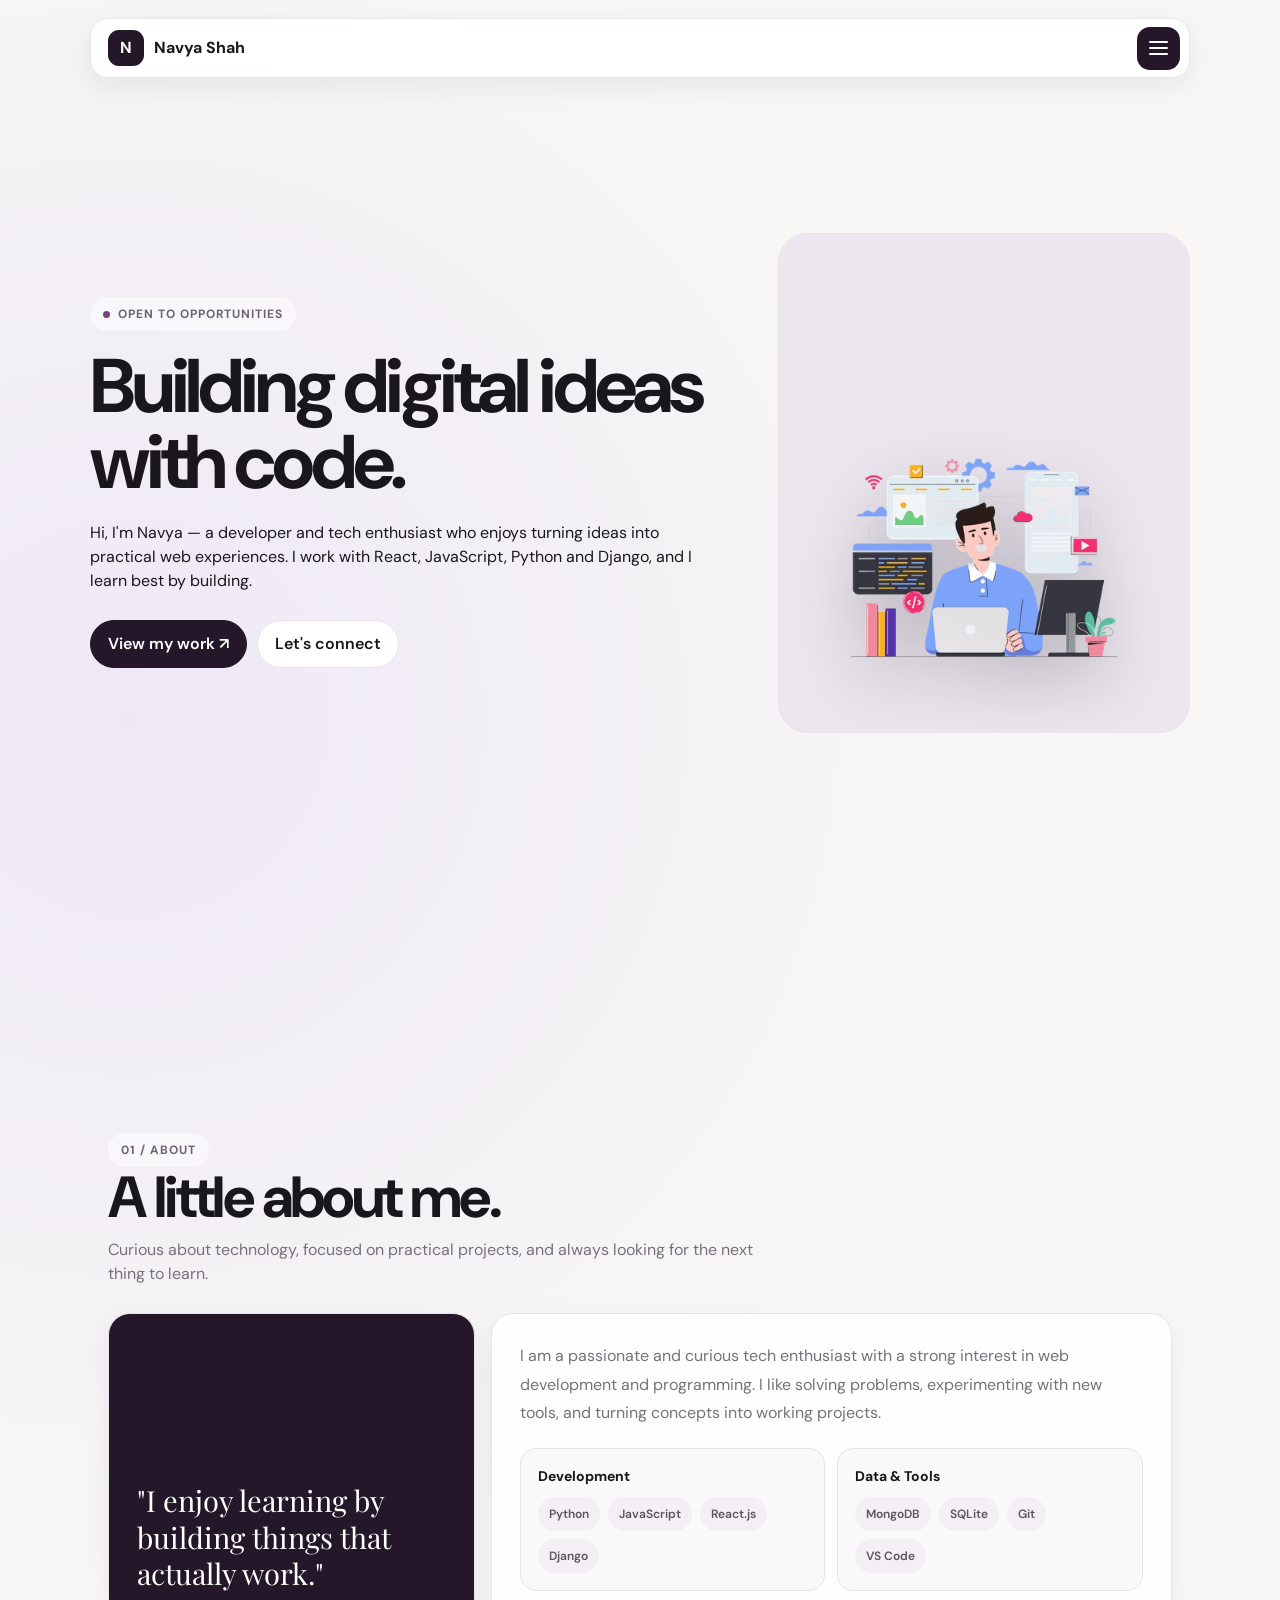
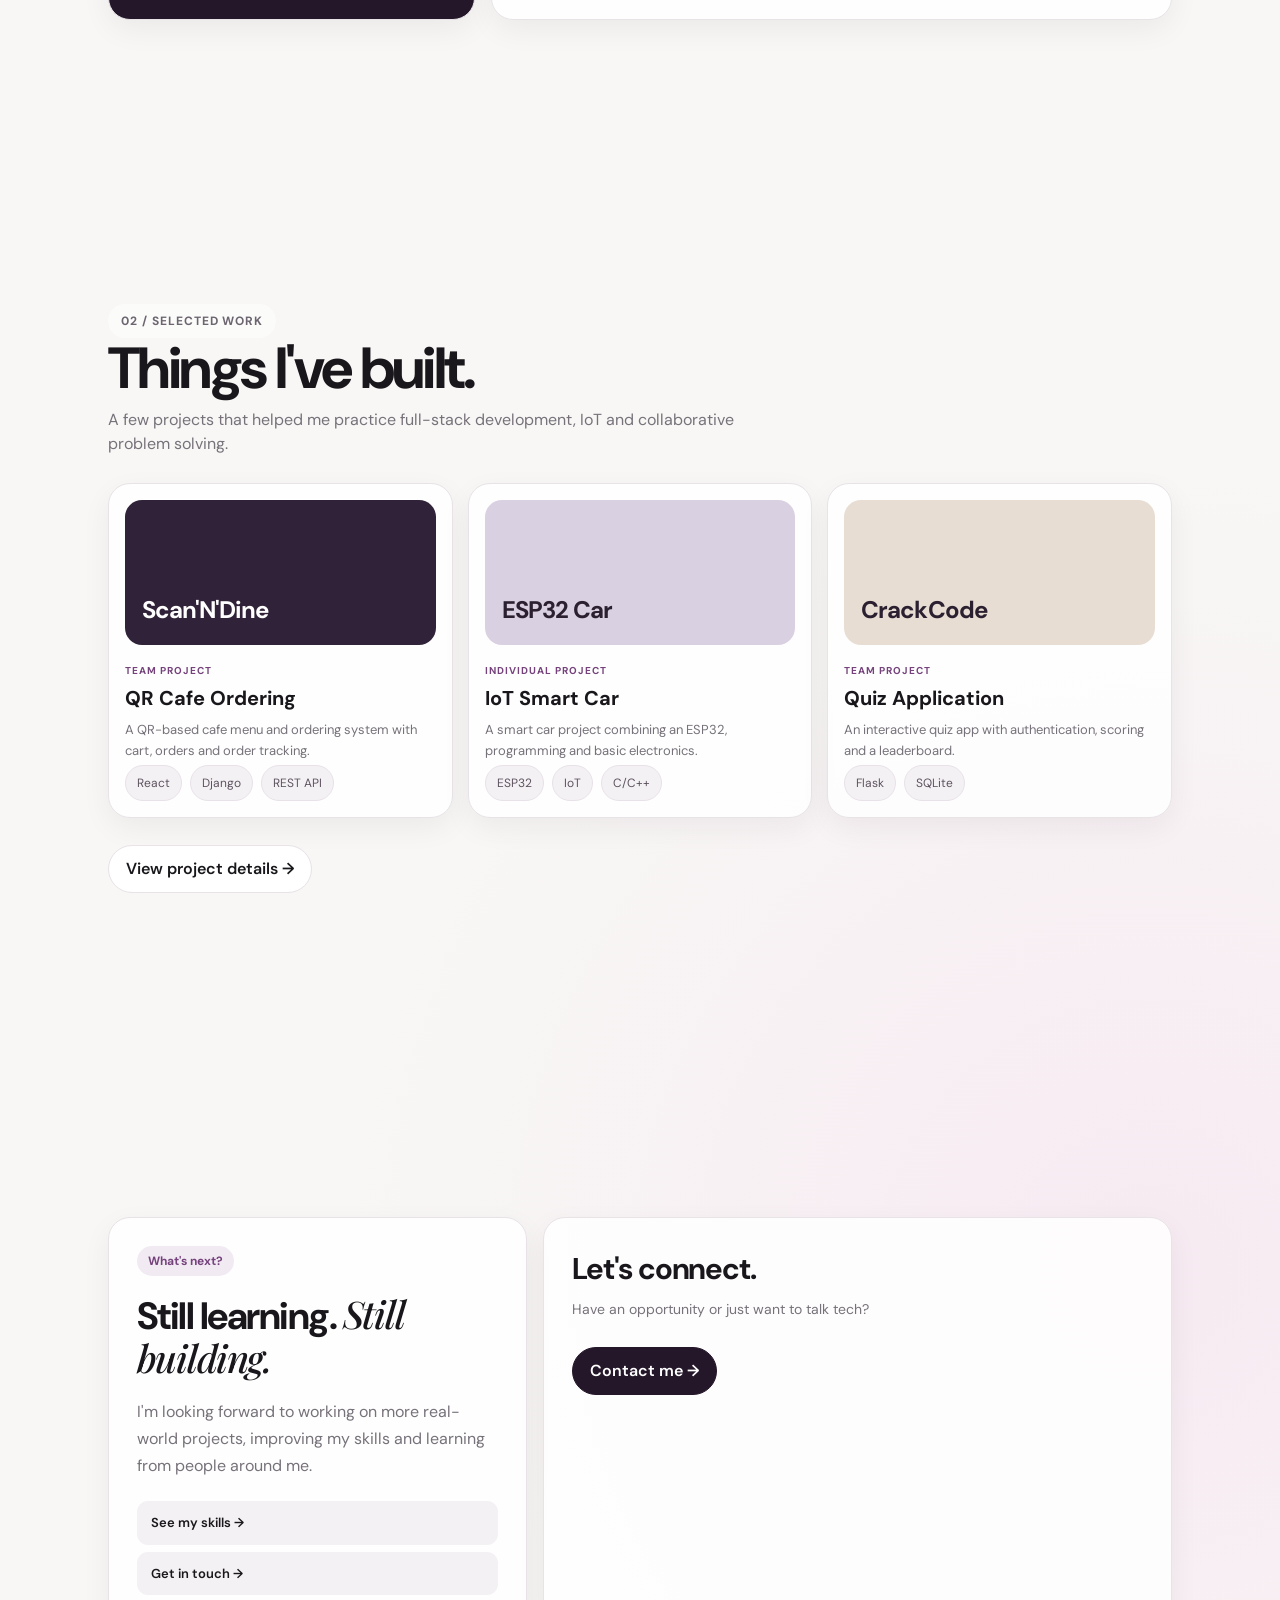
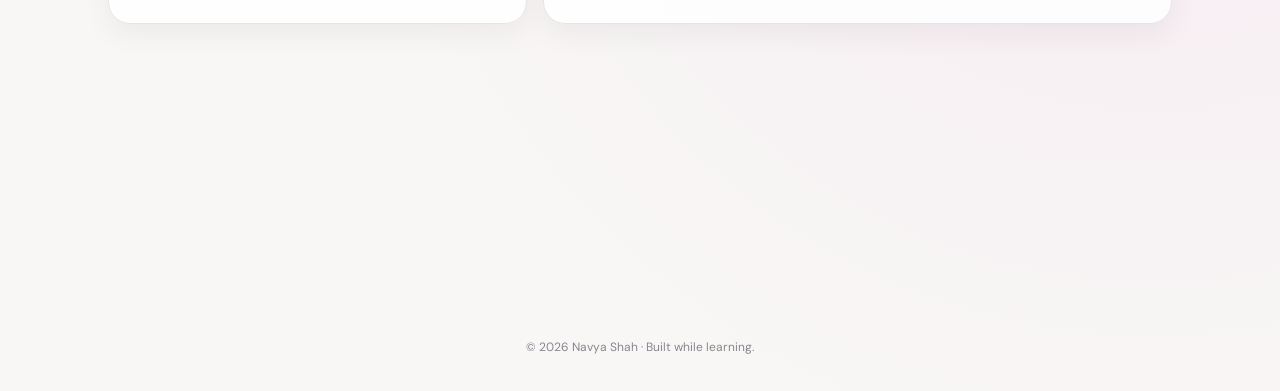
<file: index.html>
<!doctype html>
<html lang="en">

<head>
    <meta charset="UTF-8">
    <meta name="viewport" content="width=device-width,initial-scale=1.0">
    <title>Navya Shah | Developer</title>
    <link rel="stylesheet" href="style.css">
</head>

<body>
    <header class="topbar"><a class="brand" href="index.html"><span class="brand-mark">N</span><span>Navya
                Shah</span></a><button class="menu-btn" id="menuBtn" aria-label="Open navigation"><span
                class="menu-lines"></span></button></header>
    <div class="drawer-backdrop" id="backdrop"></div>
    <aside class="drawer" id="drawer">
        <div class="drawer-head"><strong>Menu</strong><button class="close-btn" id="closeBtn">×</button></div>
        <nav><a href="index.html">Home <span>→</span></a><a href="intro.html">About & Skills <span>→</span></a><a
                href="projects.html">Projects <span>→</span></a><a href="contact.html">Contact <span>→</span></a></nav>
        <div class="drawer-note">Built as a personal portfolio while learning web development.</div>
    </aside>
    <main>
       <section class="section reveal">
  <div class="hero-grid">
    <div>
      <span class="eyebrow"><span class="dot"></span> Open to opportunities</span>
      <h1>Building digital ideas with <span class="display-italic">code.</span></h1>
      <p class="hero-copy">Hi, I'm Navya — a developer and tech enthusiast who enjoys turning ideas into practical web experiences. I work with React, JavaScript, Python and Django, and I learn best by building.</p>
      <div class="actions">
        <a class="btn primary" href="projects.html">View my work ↗</a>
        <a class="btn" href="contact.html">Let's connect</a>
      </div>
    </div>
    <div class="hero-card">
      <div class="portrait"><img src="Navya.png" alt="Navya"></div>
    </div>
  </div>
</section>
        <section class="section">
            <section class="section reveal">
  <div class="section-head">
    <div><span class="eyebrow">01 / About</span><h2 class="section-title">A little <span class="display-italic">about me.</span></h2></div>
    <p class="section-sub">Curious about technology, focused on practical projects, and always looking for the next thing to learn.</p>
  </div>
  <div class="about-grid">
    <div class="card quote"><p>"I enjoy learning by building things that actually work."</p></div>
    <div class="card about-card">
      <p>I am a passionate and curious tech enthusiast with a strong interest in web development and programming. I like solving problems, experimenting with new tools, and turning concepts into working projects.</p>
      <div class="skill-grid">
        <div class="skill-group"><h3>Development</h3><div class="chips"><span class="chip">Python</span><span class="chip">JavaScript</span><span class="chip">React.js</span><span class="chip">Django</span></div></div>
        <div class="skill-group"><h3>Data & Tools</h3><div class="chips"><span class="chip">MongoDB</span><span class="chip">SQLite</span><span class="chip">Git</span><span class="chip">VS Code</span></div></div>
      </div>
    </div>
  </div>
</section>
        <section class="section">
            <div class="section-head">
    <div><span class="eyebrow">02 / Selected work</span><h2 class="section-title">Things I've <span class="display-italic">built.</span></h2></div>
    <p class="section-sub">A few projects that helped me practice full-stack development, IoT and collaborative problem solving.</p>
  </div>
            <div class="projects">
                <article class="card project">
                    <div class="project-image"><strong>Scan'N'Dine</strong></div><span class="tag">TEAM PROJECT</span>
                    <h3>QR Cafe Ordering</h3>
                    <p>A QR-based cafe menu and ordering system with cart, orders and order tracking.</p>
                    <div class="skills"><span class="skill">React</span><span class="skill">Django</span><span
                            class="skill">REST API</span></div>
                </article>
                <article class="card project">
                    <div class="project-image p2"><strong>ESP32 Car</strong></div><span class="tag">INDIVIDUAL
                        PROJECT</span>
                    <h3>IoT Smart Car</h3>
                    <p>A smart car project combining an ESP32, programming and basic electronics.</p>
                    <div class="skills"><span class="skill">ESP32</span><span class="skill">IoT</span><span
                            class="skill">C/C++</span></div>
                </article>
                <article class="card project">
                    <div class="project-image p3"><strong>CrackCode</strong></div><span class="tag">TEAM PROJECT</span>
                    <h3>Quiz Application</h3>
                    <p>An interactive quiz app with authentication, scoring and a leaderboard.</p>
                    <div class="skills"><span class="skill">Flask</span><span class="skill">SQLite</span></div>
                </article>
            </div>
            <div class="actions"><a class="btn" href="projects.html">View project details →</a></div>
        </section>
        <section class="section">
            <div class="contact-grid">
                <div class="card contact-copy"><span class="kicker">What's next?</span>
                    <h2>Still learning. <span class="italic">Still building.</span></h2>
                    <p>I'm looking forward to working on more real-world projects, improving my skills and learning from
                        people around me.</p>
                    <div class="contact-links"><a href="intro.html">See my skills →</a><a href="contact.html">Get in
                            touch →</a></div>
                </div>
                <div class="card form-card">
                    <h2 style="font-size:30px;letter-spacing:-.04em;margin-bottom:8px">Let's connect.</h2>
                    <p style="color:var(--muted);font-size:14px">Have an opportunity or just want to talk tech?</p>
                    <div class="actions"><a class="btn primary" href="contact.html">Contact me →</a></div>
                </div>
            </div>
        </section>
    </main>
    <footer class="footer">© 2026 Navya Shah · Built while learning.</footer>
    <script>const b = document.getElementById("menuBtn"), d = document.getElementById("drawer"), x = document.getElementById("backdrop"), c = document.getElementById("closeBtn"); function m(o) { d.classList.toggle("open", o); x.classList.toggle("open", o) } b.onclick = () => m(!d.classList.contains("open")); c.onclick = () => m(false); x.onclick = () => m(false); document.querySelectorAll(".drawer a").forEach(a => a.onclick = () => m(false)); document.addEventListener("keydown", e => { if (e.key === "Escape") m(false) });</script>
</body>

</html>
</file>
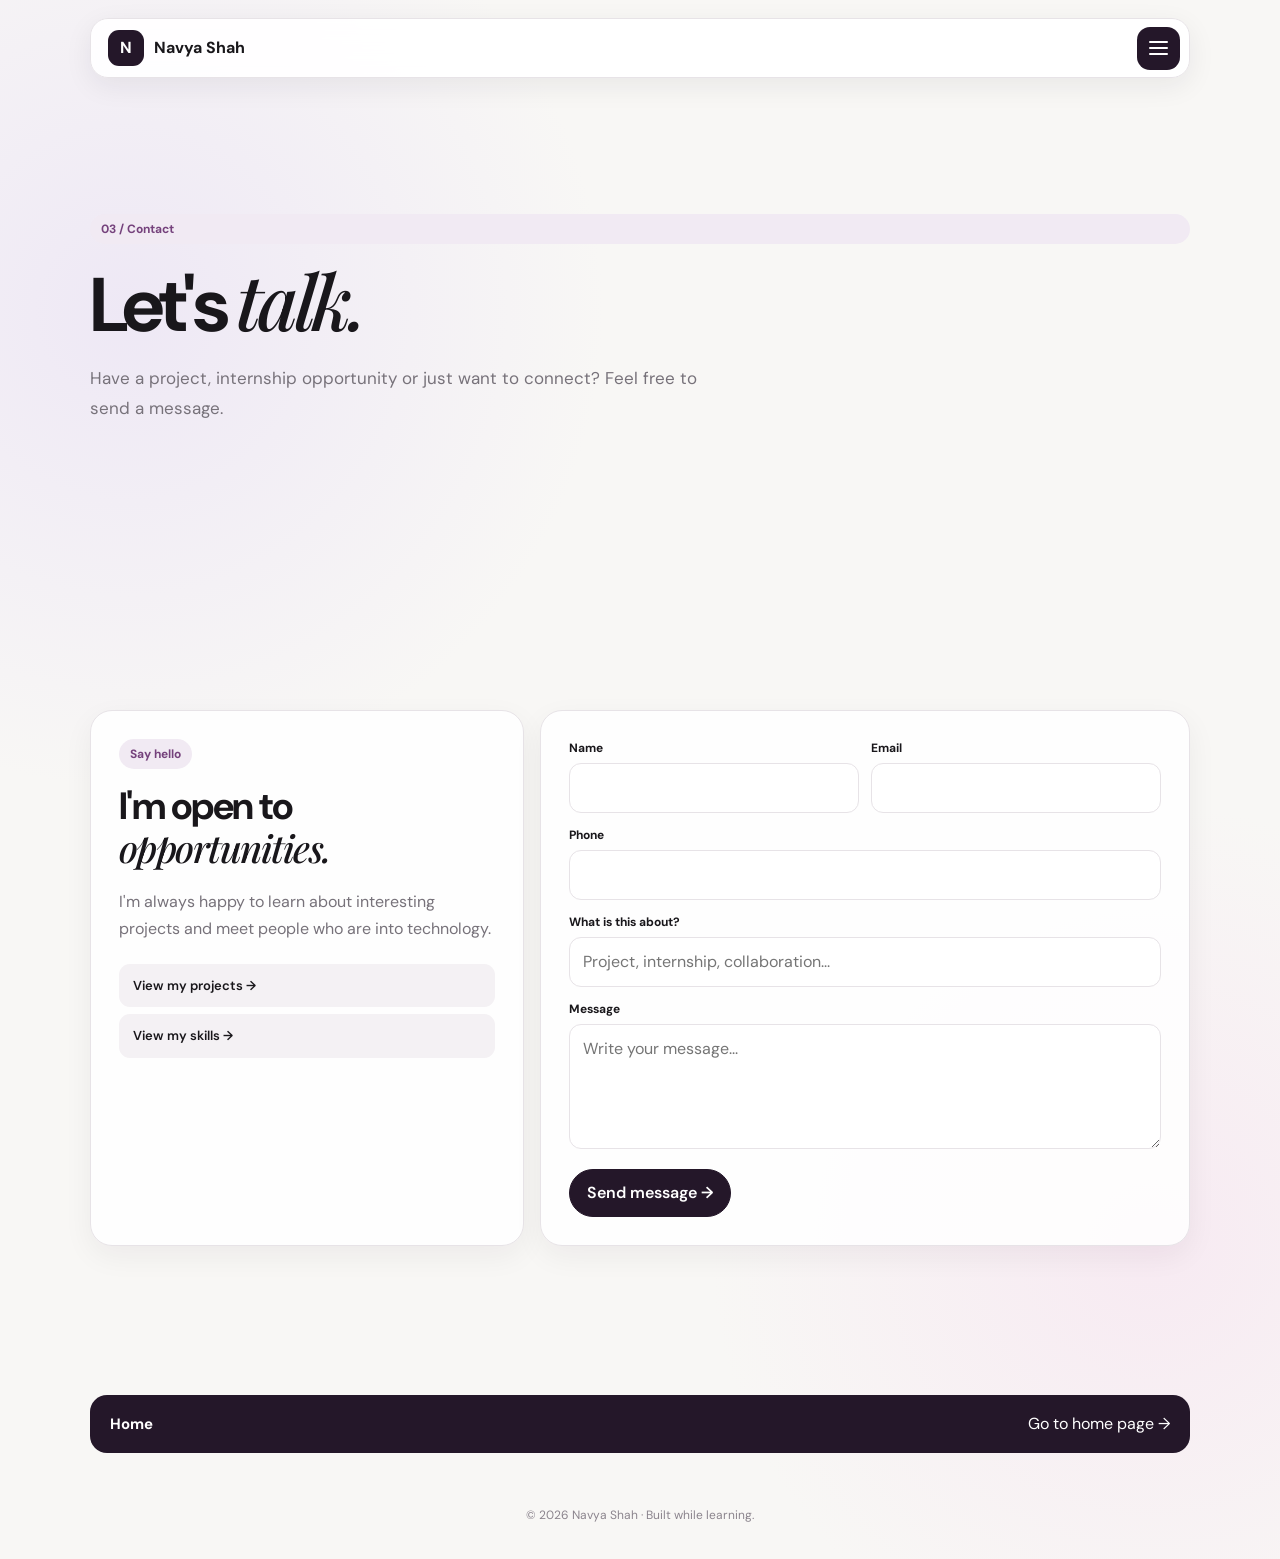
<file: contact.html>
<!doctype html>
<html lang="en">

<head>
    <meta charset="UTF-8">
    <meta name="viewport" content="width=device-width,initial-scale=1.0">
    <title>Contact | Navya Shah</title>
    <link rel="stylesheet" href="style.css">
</head>

<body>
    <header class="topbar"><a class="brand" href="index.html"><span class="brand-mark">N</span><span>Navya
                Shah</span></a><button class="menu-btn" id="menuBtn" aria-label="Open navigation"><span
                class="menu-lines"></span></button></header>
    <div class="drawer-backdrop" id="backdrop"></div>
    <aside class="drawer" id="drawer">
        <div class="drawer-head"><strong>Menu</strong><button class="close-btn" id="closeBtn">×</button></div>
        <nav><a href="index.html">Home <span>→</span></a><a href="intro.html">About & Skills <span>→</span></a><a
                href="projects.html">Projects <span>→</span></a><a href="contact.html">Contact <span>→</span></a></nav>
        <div class="drawer-note">Built as a personal portfolio while learning web development.</div>
    </aside>
    <main>
        <section class="section page-hero"><span class="kicker">03 / Contact</span>
            <h1>Let's <span class="italic">talk.</span></h1>
            <p class="page-intro">Have a project, internship opportunity or just want to connect? Feel free to send a
                message.</p>
        </section>
        <section class="section">
            <div class="contact-grid">
                <div class="card contact-copy"><span class="kicker">Say hello</span>
                    <h2>I'm open to <span class="italic">opportunities.</span></h2>
                    <p>I'm always happy to learn about interesting projects and meet people who are into technology.</p>
                    <div class="contact-links"><a href="projects.html">View my projects →</a><a href="intro.html">View
                            my skills →</a></div>
                </div>
                <div class="card form-card">
                    <form action="https://formspree.io/f/mppalklg" method="POST">
                        <div class="form-row">
                            <div class="field"><label>Name</label><input name="name" required></div>
                            <div class="field"><label>Email</label><input name="email" type="email" required></div>
                        </div>
                        <div class="field"><label>Phone</label><input name="phone" type="tel"></div>
                        <div class="field"><label>What is this about?</label><input name="enquiry"
                                placeholder="Project, internship, collaboration..."></div>
                        <div class="field"><label>Message</label><textarea name="message"
                                placeholder="Write your message..."></textarea></div><button class="btn primary"
                            type="submit">Send message →</button>
                    </form>
                </div>
            </div>
        </section>
    </main>
    <a href="index.html" class="next">
    <div>
        <strong>Home</strong>
    </div>
    <span>Go to home page →</span>
</a>
    <footer class="footer">© 2026 Navya Shah · Built while learning.</footer>
    <script>const b = document.getElementById("menuBtn"), d = document.getElementById("drawer"), x = document.getElementById("backdrop"), c = document.getElementById("closeBtn"); function m(o) { d.classList.toggle("open", o); x.classList.toggle("open", o) } b.onclick = () => m(!d.classList.contains("open")); c.onclick = () => m(false); x.onclick = () => m(false); document.querySelectorAll(".drawer a").forEach(a => a.onclick = () => m(false)); document.addEventListener("keydown", e => { if (e.key === "Escape") m(false) });</script>
</body>

</html>
</file>
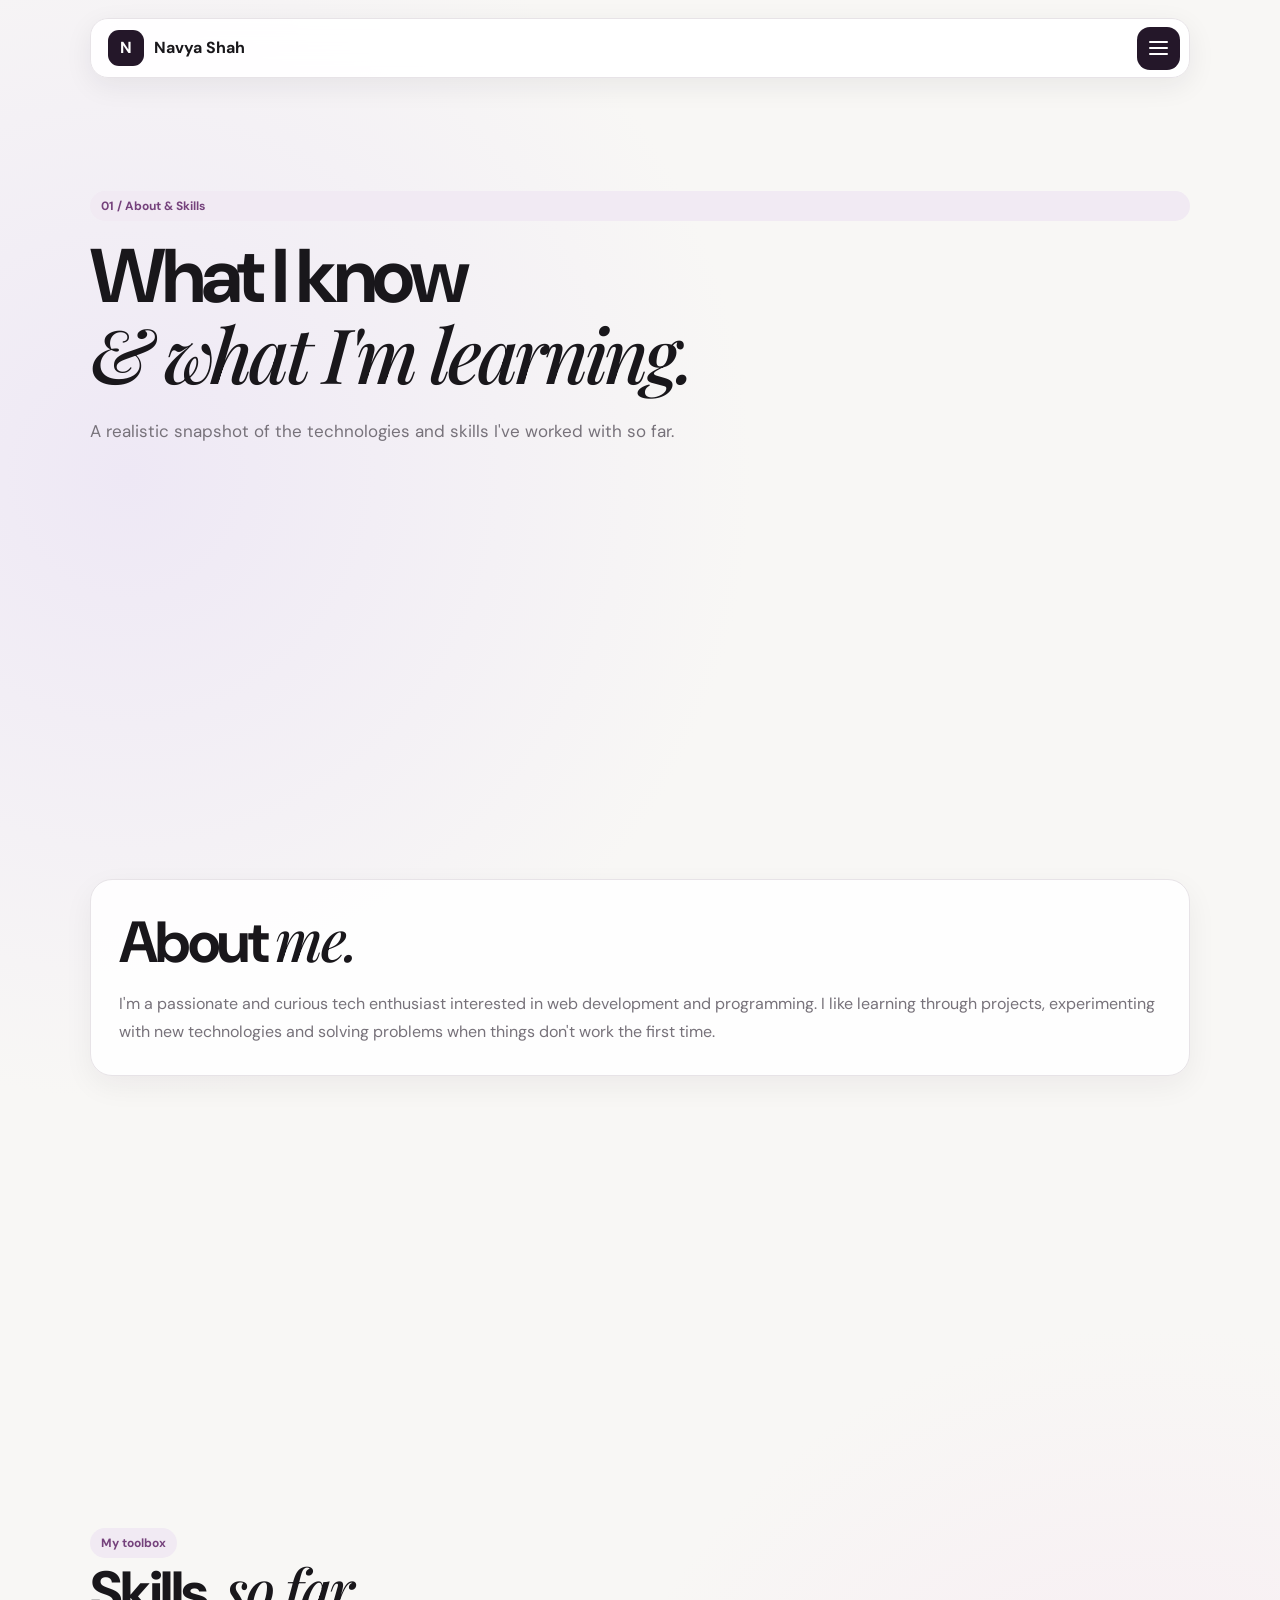
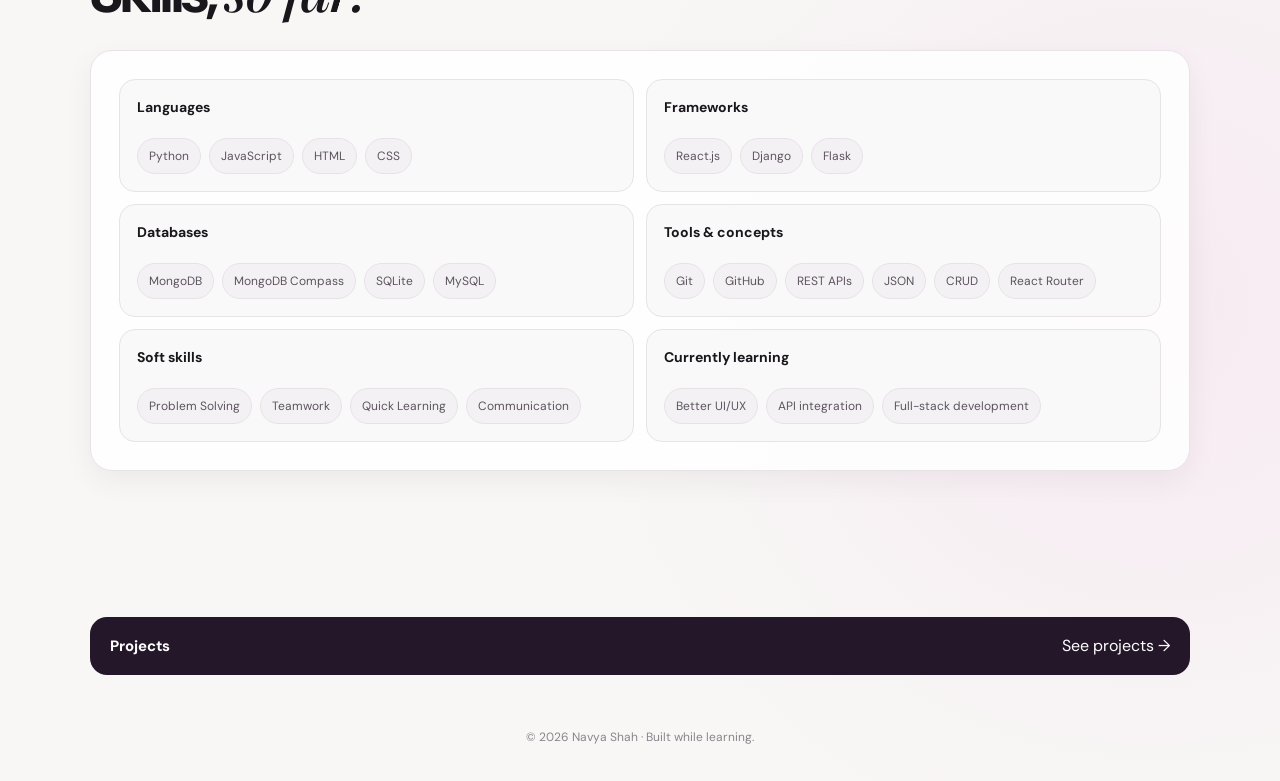
<file: intro.html>
<!doctype html>
<html lang="en">

<head>
    <meta charset="UTF-8">
    <meta name="viewport" content="width=device-width,initial-scale=1.0">
    <title>About & Skills | Navya Shah</title>
    <link rel="stylesheet" href="style.css">
</head>

<body>
    <header class="topbar"><a class="brand" href="index.html"><span class="brand-mark">N</span><span>Navya
                Shah</span></a><button class="menu-btn" id="menuBtn" aria-label="Open navigation"><span
                class="menu-lines"></span></button></header>
    <div class="drawer-backdrop" id="backdrop"></div>
    <aside class="drawer" id="drawer">
        <div class="drawer-head"><strong>Menu</strong><button class="close-btn" id="closeBtn">×</button></div>
        <nav><a href="index.html">Home <span>→</span></a><a href="intro.html">About & Skills <span>→</span></a><a
                href="projects.html">Projects <span>→</span></a><a href="contact.html">Contact <span>→</span></a></nav>
        <div class="drawer-note">Built as a personal portfolio while learning web development.</div>
    </aside>
    <main>
        <section class="section page-hero"><span class="kicker">01 / About & Skills</span>
            <h1>What I know<br><span class="italic">& what I'm learning.</span></h1>
            <p class="page-intro">A realistic snapshot of the technologies and skills I've worked with so far.</p>
        </section>
        <section class="section">
            <div class="card about-card">
                <h2 class="section-title">About <span class="italic">me.</span></h2>
                <p style="margin-top:17px">I'm a passionate and curious tech enthusiast interested in web development
                    and programming. I like learning through projects, experimenting with new technologies and solving
                    problems when things don't work the first time.</p>
            </div>
        </section>
        <section class="section">
            <div class="section-head"><span class="kicker">My toolbox</span>
                <h2 class="section-title">Skills, <span class="italic">so far.</span></h2>
            </div>
            <div class="card about-card">
                <div class="skill-grid" style="margin-top:0">
                    <div class="skill-group">
                        <h3>Languages</h3>
                        <div class="skills"><span class="skill">Python</span><span class="skill">JavaScript</span><span
                                class="skill">HTML</span><span class="skill">CSS</span></div>
                    </div>
                    <div class="skill-group">
                        <h3>Frameworks</h3>
                        <div class="skills"><span class="skill">React.js</span><span class="skill">Django</span><span
                                class="skill">Flask</span></div>
                    </div>
                    <div class="skill-group">
                        <h3>Databases</h3>
                        <div class="skills"><span class="skill">MongoDB</span><span class="skill">MongoDB
                                Compass</span><span class="skill">SQLite</span><span class="skill">MySQL</span></div>
                    </div>
                    <div class="skill-group">
                        <h3>Tools & concepts</h3>
                        <div class="skills"><span class="skill">Git</span><span class="skill">GitHub</span><span
                                class="skill">REST APIs</span><span class="skill">JSON</span><span
                                class="skill">CRUD</span><span class="skill">React Router</span></div>
                    </div>
                    <div class="skill-group">
                        <h3>Soft skills</h3>
                        <div class="skills"><span class="skill">Problem Solving</span><span
                                class="skill">Teamwork</span><span class="skill">Quick Learning</span><span
                                class="skill">Communication</span></div>
                    </div>
                    <div class="skill-group">
                        <h3>Currently learning</h3>
                        <div class="skills"><span class="skill">Better UI/UX</span><span class="skill">API
                                integration</span><span class="skill">Full-stack development</span></div>
                    </div>
                </div>
            </div>
        </section>
    </main>
    <a href="projects.html" class="next">
    <div>
        <strong>Projects</strong>
    </div>
    <span>See projects →</span>
</a>
    <footer class="footer">© 2026 Navya Shah · Built while learning.</footer>
    <script>const b = document.getElementById("menuBtn"), d = document.getElementById("drawer"), x = document.getElementById("backdrop"), c = document.getElementById("closeBtn"); function m(o) { d.classList.toggle("open", o); x.classList.toggle("open", o) } b.onclick = () => m(!d.classList.contains("open")); c.onclick = () => m(false); x.onclick = () => m(false); document.querySelectorAll(".drawer a").forEach(a => a.onclick = () => m(false)); document.addEventListener("keydown", e => { if (e.key === "Escape") m(false) });</script>
</body>

</html>
</file>
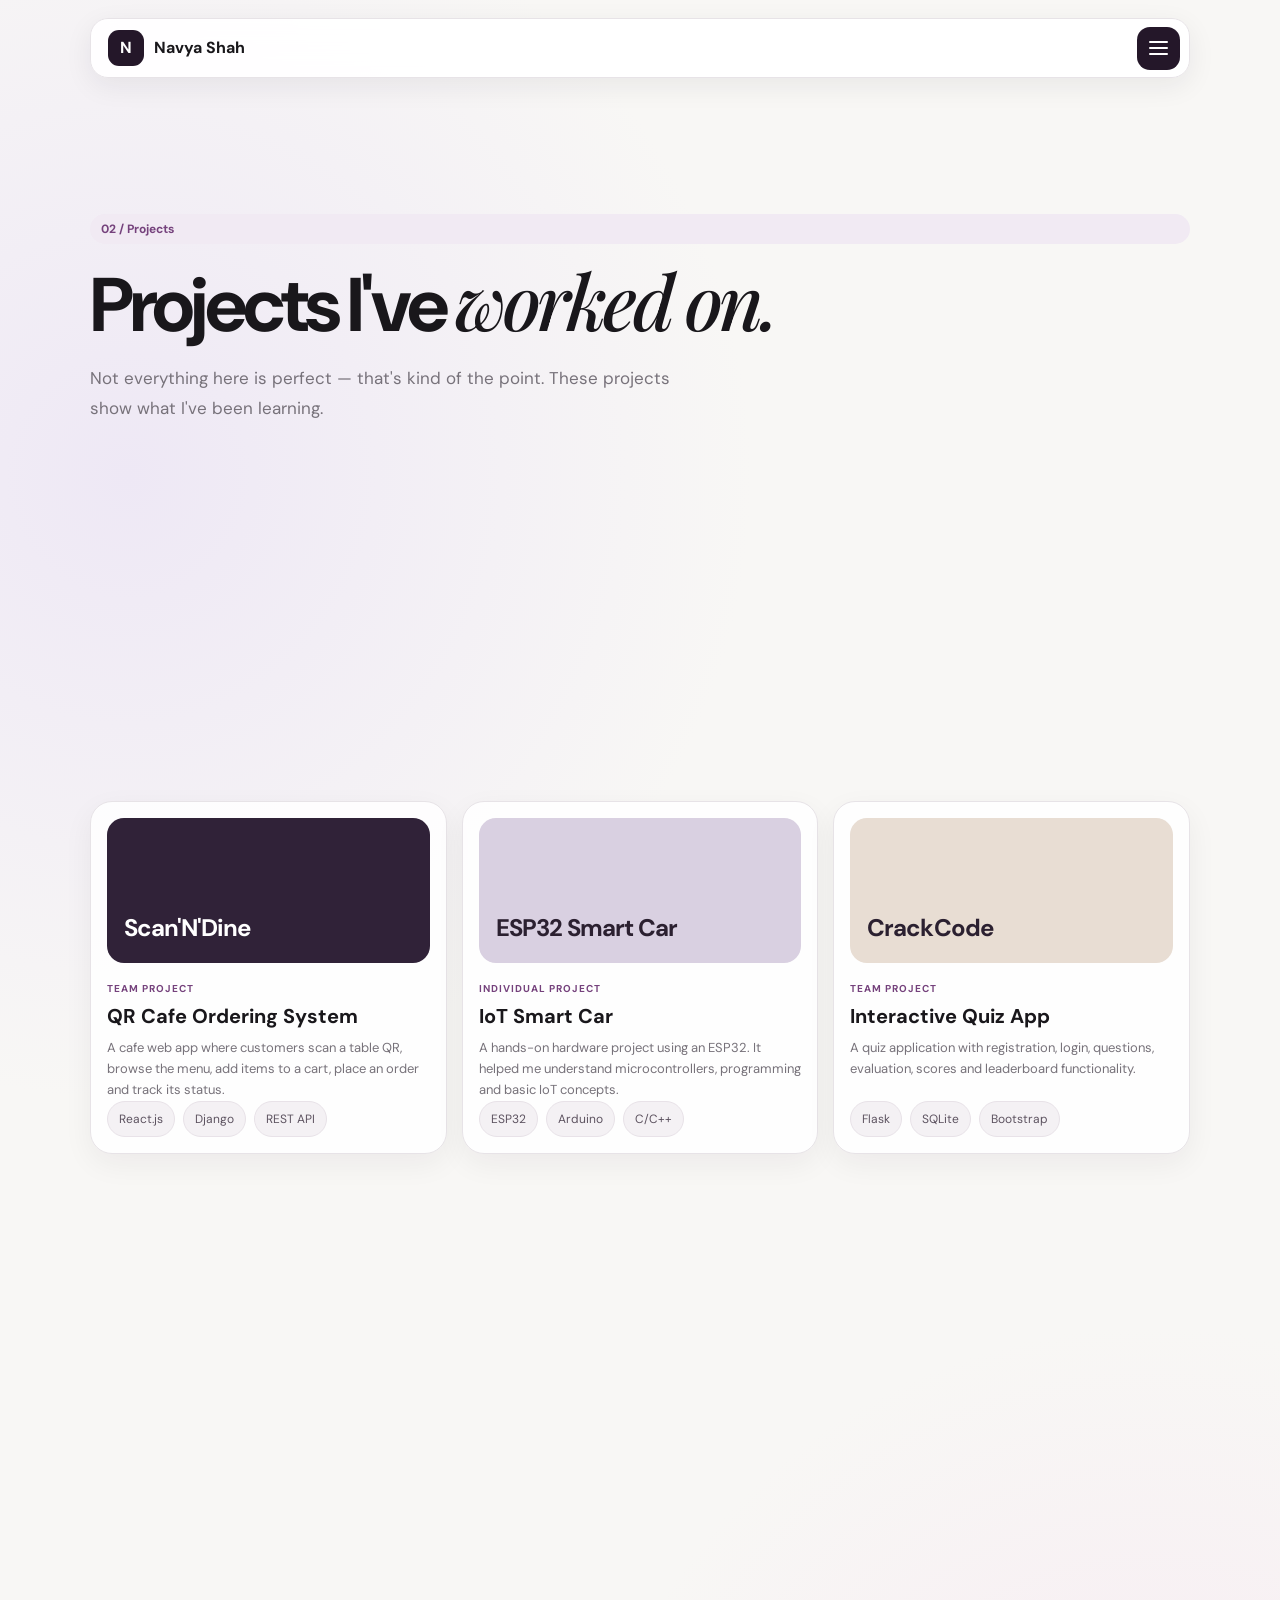
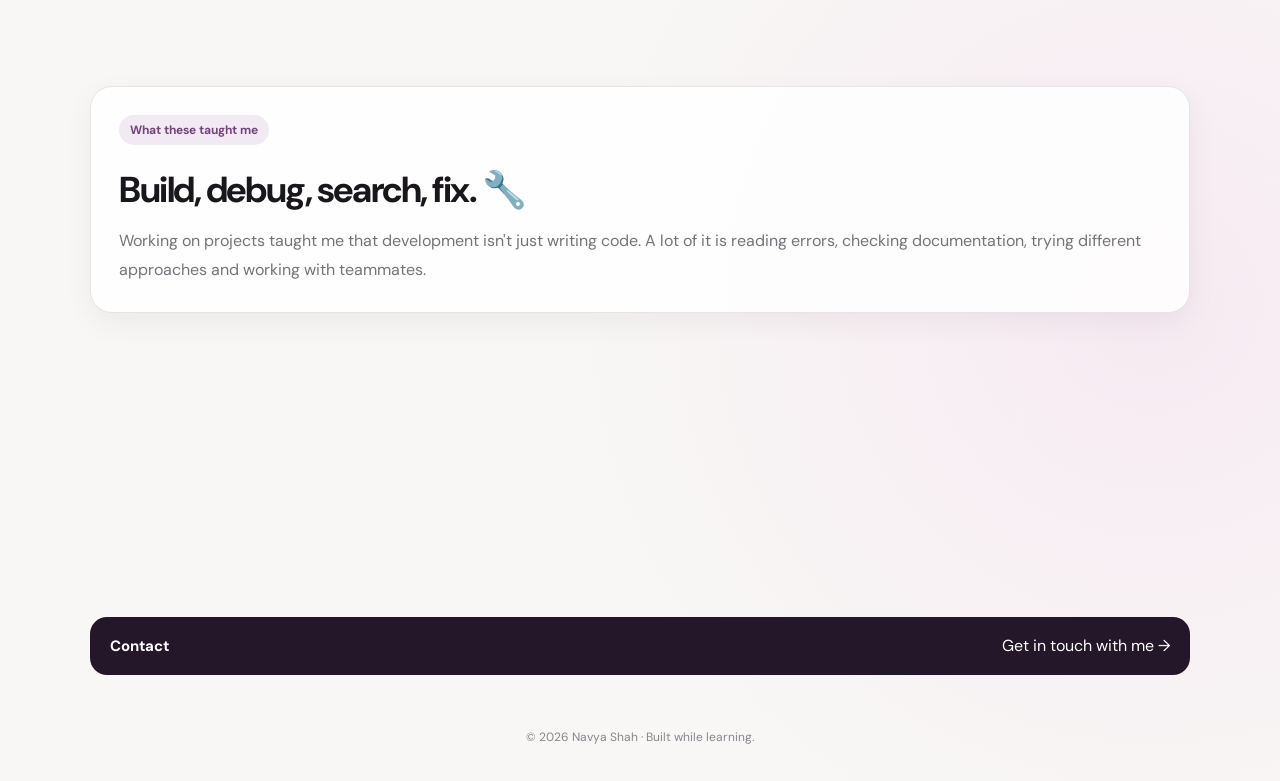
<file: projects.html>
<!doctype html>
<html lang="en">

<head>
    <meta charset="UTF-8">
    <meta name="viewport" content="width=device-width,initial-scale=1.0">
    <title>Projects | Navya Shah</title>
    <link rel="stylesheet" href="style.css">
</head>

<body>
    <header class="topbar"><a class="brand" href="index.html"><span class="brand-mark">N</span><span>Navya
                Shah</span></a><button class="menu-btn" id="menuBtn" aria-label="Open navigation"><span
                class="menu-lines"></span></button></header>
    <div class="drawer-backdrop" id="backdrop"></div>
    <aside class="drawer" id="drawer">
        <div class="drawer-head"><strong>Menu</strong><button class="close-btn" id="closeBtn">×</button></div>
        <nav><a href="index.html">Home <span>→</span></a><a href="intro.html">About & Skills <span>→</span></a><a
                href="projects.html">Projects <span>→</span></a><a href="contact.html">Contact <span>→</span></a></nav>
        <div class="drawer-note">Built as a personal portfolio while learning web development.</div>
    </aside>
    <main>
        <section class="section page-hero"><span class="kicker">02 / Projects</span>
            <h1>Projects I've <span class="italic">worked on.</span></h1>
            <p class="page-intro">Not everything here is perfect — that's kind of the point. These projects show what
                I've been learning.</p>
        </section>
        <section class="section">
            <div class="projects">
                <article class="card project">
                    <div class="project-image"><strong>Scan'N'Dine</strong></div><span class="tag">TEAM PROJECT</span>
                    <h3>QR Cafe Ordering System</h3>
                    <p>A cafe web app where customers scan a table QR, browse the menu, add items to a cart, place an
                        order and track its status.</p>
                    <div class="skills"><span class="skill">React.js</span><span class="skill">Django</span><span
                            class="skill">REST API</span></div>
                </article>
                <article class="card project">
                    <div class="project-image p2"><strong>ESP32 Smart Car</strong></div><span class="tag">INDIVIDUAL
                        PROJECT</span>
                    <h3>IoT Smart Car</h3>
                    <p>A hands-on hardware project using an ESP32. It helped me understand microcontrollers, programming
                        and basic IoT concepts.</p>
                    <div class="skills"><span class="skill">ESP32</span><span class="skill">Arduino</span><span
                            class="skill">C/C++</span></div>
                </article>
                <article class="card project">
                    <div class="project-image p3"><strong>CrackCode</strong></div><span class="tag">TEAM PROJECT</span>
                    <h3>Interactive Quiz App</h3>
                    <p>A quiz application with registration, login, questions, evaluation, scores and leaderboard
                        functionality.</p>
                    <div class="skills"><span class="skill">Flask</span><span class="skill">SQLite</span><span
                            class="skill">Bootstrap</span></div>
                </article>
            </div>
        </section>
        <section class="section">
            <div class="card about-card"><span class="kicker">What these taught me</span>
                <h2 style="font-size:36px;letter-spacing:-.04em;margin:18px 0 10px">Build, debug, search, fix. 🔧</h2>
                <p>Working on projects taught me that development isn't just writing code. A lot of it is reading
                    errors, checking documentation, trying different approaches and working with teammates.</p>
            </div>
        </section>
    </main>
    <a href="contact.html" class="next">
    <div>
        <strong>Contact</strong>
    </div>
    <span>Get in touch with me →</span>
</a>
    <footer class="footer">© 2026 Navya Shah · Built while learning.</footer>
    <script>const b = document.getElementById("menuBtn"), d = document.getElementById("drawer"), x = document.getElementById("backdrop"), c = document.getElementById("closeBtn"); function m(o) { d.classList.toggle("open", o); x.classList.toggle("open", o) } b.onclick = () => m(!d.classList.contains("open")); c.onclick = () => m(false); x.onclick = () => m(false); document.querySelectorAll(".drawer a").forEach(a => a.onclick = () => m(false)); document.addEventListener("keydown", e => { if (e.key === "Escape") m(false) });</script>
</body>

</html>
</file>
<file: style.css>
@import url('https://fonts.googleapis.com/css2?family=DM+Sans:wght@400;500;600;700&family=Playfair+Display:ital,wght@500;600&display=swap');

:root {
    --bg: #f8f7f5;
    --card: #fff;
    --text: #19171b;
    --muted: #77727a;
    --border: #e7e3e7;
    --purple: #75427c;
    --dark: #241729;
    --soft: #f1eaf3;
    --max: 1100px
}

* {
    box-sizing: border-box;
    margin: 0;
    padding: 0
}

html {
    scroll-behavior: smooth
}

body {
    background: radial-gradient(circle at 10% 20%, #eee8f5, transparent 28%), radial-gradient(circle at 90% 80%, #f7eaf2, transparent 26%), var(--bg);
    color: var(--text);
    font-family: "DM Sans", Arial, sans-serif;
    line-height: 1.5
}

a {
    color: inherit;
    text-decoration: none
}

button,
input,
textarea {
    font: inherit
}

.topbar {
    position: fixed;
    z-index: 100;
    top: 18px;
    left: 50%;
    transform: translateX(-50%);
    width: min(calc(100% - 36px), var(--max));
    height: 60px;
    padding: 8px 9px 8px 17px;
    display: flex;
    align-items: center;
    justify-content: space-between;
    background: rgba(255, 255, 255, .92);
    border: 1px solid var(--border);
    border-radius: 18px;
    box-shadow: 0 8px 28px rgba(35, 25, 38, .07);
    backdrop-filter: blur(12px)
}

.brand {
    display: flex;
    align-items: center;
    gap: 10px;
    font-weight: 700
}

.brand-mark {
    width: 36px;
    height: 36px;
    border-radius: 11px;
    display: grid;
    place-items: center;
    color: #fff;
    background: var(--dark)
}

.menu-btn {
    width: 43px;
    height: 43px;
    border: 0;
    border-radius: 13px;
    background: var(--dark);
    cursor: pointer;
    display: grid;
    place-items: center
}

.menu-lines,
.menu-lines:before,
.menu-lines:after {
    width: 19px;
    height: 2px;
    background: #fff;
    border-radius: 2px;
    display: block
}

.menu-lines {
    position: relative
}

.menu-lines:before,
.menu-lines:after {
    content: "";
    position: absolute;
    left: 0
}

.menu-lines:before {
    top: -6px
}

.menu-lines:after {
    top: 6px
}
.dot {
    width: 7px;
    height: 7px;
    border-radius: 50%;
    background: var(--purple);
    flex-shrink: 0;
}
.portrait{
    position:absolute;inset:0;display:flex;align-items:flex-end;justify-content:center;
}
.portrait img{
    width:min(85%,430px);max-height:90%;object-fit:contain;filter:drop-shadow(0 25px 35px rgba(0,0,0,.22));
    mix-blend-mode:normal
}

.drawer-backdrop {
    position: fixed;
    inset: 0;
    background: rgba(20, 15, 23, .22);
    opacity: 0;
    visibility: hidden;
    transition: .22s;
    z-index: 150
}

.drawer-backdrop.open {
    opacity: 1;
    visibility: visible
}

.drawer {
    position: fixed;
    z-index: 160;
    right: 18px;
    top: 18px;
    width: min(320px, calc(100% - 36px));
    padding: 24px;
    background: #fff;
    border: 1px solid var(--border);
    border-radius: 22px;
    box-shadow: 0 20px 55px rgba(25, 18, 28, .18);
    transform: translateY(-10px);
    opacity: 0;
    visibility: hidden;
    transition: .22s
}

.drawer.open {
    transform: none;
    opacity: 1;
    visibility: visible
}

.drawer-head {
    display: flex;
    justify-content: space-between;
    align-items: center;
    margin-bottom: 18px
}

.close-btn {
    border: 0;
    background: #f0edf1;
    border-radius: 10px;
    width: 36px;
    height: 36px;
    cursor: pointer;
    font-size: 21px
}

.drawer nav {
    display: grid;
    gap: 5px
}

.drawer nav a {
    padding: 13px 14px;
    border-radius: 12px;
    font-weight: 600;
    display: flex;
    justify-content: space-between
}

.drawer nav a:hover {
    background: var(--dark);
    color: #fff
}

.drawer-note {
    margin-top: 17px;
    padding-top: 16px;
    border-top: 1px solid var(--border);
    color: var(--muted);
    font-size: 12px
}

main {
    padding-top: 78px
}

.section {
    width: min(calc(100% - 36px), var(--max));
    margin: auto;
    min-height: calc(100vh - 78px);
    padding: 72px 0 85px;
    display: flex;
    flex-direction: column;
    justify-content: center
}

.hero {
    display: grid;
    grid-template-columns: 1.15fr .85fr;
    gap: 55px;
    align-items: center
}

.kicker {
    display: inline-block;
    padding: 6px 11px;
    background: var(--soft);
    color: var(--purple);
    border-radius: 999px;
    font-size: 12px;
    font-weight: 700
}

h1 {
    font-size: clamp(48px, 7vw, 76px);
    line-height: 1;
    letter-spacing: -.055em;
    margin: 18px 0 20px
}

.italic {
    font-family: "Playfair Display", serif;
    font-style: italic;
    font-weight: 500
}

.hero p,
.page-intro {
    color: var(--muted);
    max-width: 610px;
    font-size: 17px;
    line-height: 1.75
}

.actions {
    display: flex;
    gap: 10px;
    flex-wrap: wrap;
    margin-top: 27px
}

.btn {
    border: 1px solid var(--border);
    background: #fff;
    padding: 11px 17px;
    border-radius: 999px;
    font-weight: 600;
    cursor: pointer;
    display: inline-flex;
    align-items: center;
    gap: 7px;
    transition: .18s
}

.btn:hover {
    transform: translateY(-2px)
}

.btn.primary {
    background: var(--dark);
    color: #fff;
    border-color: var(--dark)
}

.profile-card {
    position: relative;
    min-height: 390px;
    overflow: hidden;
    border-radius: 30px;
    background: #ece6ef;
    border: 1px solid var(--border)
}

.profile-card img {
    width: 100%;
    height: 100%;
    min-height: 390px;
    object-fit: contain;
    object-position: center bottom
}

.profile-label {
    position: absolute;
    left: 16px;
    bottom: 16px;
    padding: 8px 12px;
    border-radius: 10px;
    background: rgba(255, 255, 255, .9);
    font-size: 12px;
    font-weight: 600
}

.section-title {
    font-size: clamp(38px, 5vw, 58px);
    line-height: 1.05;
    letter-spacing: -.045em
}

.section-head {
    margin-bottom: 27px
}

.section-head p {
    margin-top: 10px;
    color: var(--muted);
    max-width: 650px
}

.card {
    background: rgba(255, 255, 255, .88);
    border: 1px solid var(--border);
    border-radius: 22px;
    box-shadow: 0 10px 30px rgba(35, 25, 38, .055)
}

.about-grid {
    display: grid;
    grid-template-columns: .7fr 1.3fr;
    gap: 16px
}

.quote {
    min-height: 290px;
    padding: 28px;
    display: flex;
    align-items: end;
    background: var(--dark);
    color: #fff
}

.quote p {
    font-family: "Playfair Display", serif;
    font-size: 29px;
    line-height: 1.25
}

.about-card {
    padding: 28px
}

.about-card p {
    color: var(--muted);
    line-height: 1.8
}
.page-hero .eyebrow{margin-bottom:4px}
.eyebrow{
    display:inline-flex;align-items:center;gap:8px;width:max-content;
    padding:8px 13px;border:1px solid var(--line);border-radius:999px;
    background:rgba(255,255,255,.52);color:#6c6570;font-size:12px;font-weight:700;
    letter-spacing:.08em;text-transform:uppercase
}
.hero-grid {
    display: grid;
    grid-template-columns: 1.2fr .8fr;
    gap: 70px;
    align-items: center;
}

.hero-card {
    position: relative;
    min-height: 500px;
    overflow: hidden;
    border-radius: 30px;
    background: #ece6ef;
    border: 1px solid var(--border);
}
.skills {
    display: flex;
    flex-wrap: wrap;
    gap: 8px;
    margin-top: 20px
}

.skill {
    padding: 8px 11px;
    background: #f4f1f4;
    border: 1px solid #e8e2e8;
    border-radius: 999px;
    font-size: 12px;
    color: #5d5360
}
.skill-grid{display:grid;grid-template-columns:repeat(2,1fr);gap:14px;margin-top:24px}
.skill-group{padding:22px;border:1px solid var(--line);border-radius:20px;background:rgba(255,255,255,.5)}
.skill-group h3{font-size:14px;margin-bottom:14px}
.chips{display:flex;flex-wrap:wrap;gap:8px}
.chip{
    padding:8px 11px;border-radius:999px;background:#f3eff4;color:#5e5361;font-size:12px;font-weight:600
}

.projects {
    display: grid;
    grid-template-columns: repeat(3, 1fr);
    gap: 15px
}

.project {
    padding: 16px;
    min-height: 335px;
    display: flex;
    flex-direction: column;
    transition: .2s
}

.project:hover {
    transform: translateY(-4px)
}

.project-image {
    height: 145px;
    border-radius: 17px;
    display: flex;
    align-items: end;
    padding: 17px;
    background: #302238;
    color: #fff;
    margin-bottom: 18px
}

.project-image.p2 {
    background: #d9d0e1;
    color: #2b2030
}

.project-image.p3 {
    background: #e8ddd3;
    color: #2b2030
}

.project-image strong {
    font-size: 24px;
    letter-spacing: -.04em
}

.tag {
    font-size: 10px;
    font-weight: 700;
    color: var(--purple);
    letter-spacing: .1em
}

.project h3 {
    font-size: 20px;
    margin: 5px 0 7px
}

.project p {
    font-size: 13px;
    color: var(--muted);
    line-height: 1.6
}

.project .skills {
    margin-top: auto
}

.skill-grid {
    display: grid;
    grid-template-columns: 1fr 1fr;
    gap: 12px;
    margin-top: 20px
}

.skill-group {
    border: 1px solid var(--border);
    background: #faf9fa;
    border-radius: 16px;
    padding: 17px
}

.skill-group h3 {
    font-size: 14px;
    margin-bottom: 10px
}

.contact-grid {
    display: grid;
    grid-template-columns: .8fr 1.2fr;
    gap: 16px
}

.contact-copy,
.form-card {
    padding: 28px
}

.contact-copy h2 {
    font-size: 38px;
    line-height: 1.08;
    letter-spacing: -.04em;
    margin: 17px 0
}

.contact-copy p {
    color: var(--muted);
    line-height: 1.7
}

.contact-links {
    display: grid;
    gap: 7px;
    margin-top: 22px
}

.contact-links a {
    padding: 12px 14px;
    background: #f4f1f4;
    border-radius: 11px;
    font-size: 13px;
    font-weight: 600
}

.form-row {
    display: grid;
    grid-template-columns: 1fr 1fr;
    gap: 12px
}

.field {
    margin-bottom: 13px
}

label {
    display: block;
    font-size: 12px;
    font-weight: 700;
    margin-bottom: 6px
}

input,
textarea {
    width: 100%;
    padding: 12px 13px;
    border: 1px solid var(--border);
    border-radius: 12px;
    background: #fff;
    outline: none
}

input:focus,
textarea:focus {
    border-color: #9a65a0;
    box-shadow: 0 0 0 3px rgba(117, 66, 124, .08)
}

textarea {
    min-height: 125px;
    resize: vertical
}

.next {
    width: min(calc(100% - 36px), var(--max));
    margin: 0 auto 38px;
    padding: 17px 20px;
    display: flex;
    justify-content: space-between;
    align-items: center;
    border-radius: 17px;
    background: var(--dark);
    color: #fff
}

.next small {
    display: block;
    color: #bfb5c2;
    font-size: 11px;
    margin-bottom: 3px
}

.next strong {
    font-size: 15px
}

.next a {
    font-size: 13px;
    font-weight: 600
}

.footer {
    text-align: center;
    padding: 15px 20px 35px;
    color: #8b848d;
    font-size: 12px
}

.page-hero {
    min-height: 55vh;
    justify-content: center
}

@media (max-width: 850px) {

    .hero-grid,
    .about-grid,
    .contact-grid {
        grid-template-columns: 1fr;
    }

    .hero-grid {
        gap: 40px;
    }

    .hero-card {
        min-height: 420px;
        width: 100%;
        max-width: 500px;
        margin: 0 auto;
    }

    .projects {
        grid-template-columns: 1fr 1fr;
    }
}
@media (max-width: 600px) {

    .topbar {
        top: 10px;
        width: calc(100% - 20px);
    }

    .drawer {
        top: 10px;
        right: 10px;
        width: calc(100% - 20px);
    }

    main {
        padding-top: 70px;
    }

    .section {
        width: calc(100% - 24px);
        min-height: auto;
        padding: 55px 0 70px;
    }

    .hero-grid {
        grid-template-columns: 1fr;
        gap: 35px;
    }

    h1 {
        font-size: clamp(42px, 12vw, 52px);
        word-break: normal;
    }

    .hero p,
    .page-intro {
        font-size: 15px;
    }

    .hero-card {
        min-height: 350px;
        width: 100%;
    }

    .portrait img {
        width: min(90%, 360px);
        max-height: 90%;
    }

    .projects,
    .skill-grid,
    .form-row {
        grid-template-columns: 1fr;
    }

    .quote {
        min-height: 220px;
    }

    .next {
        width: calc(100% - 24px);
    }

    .actions {
        gap: 8px;
    }

    .btn {
        padding: 10px 15px;
    }
}
</file>
